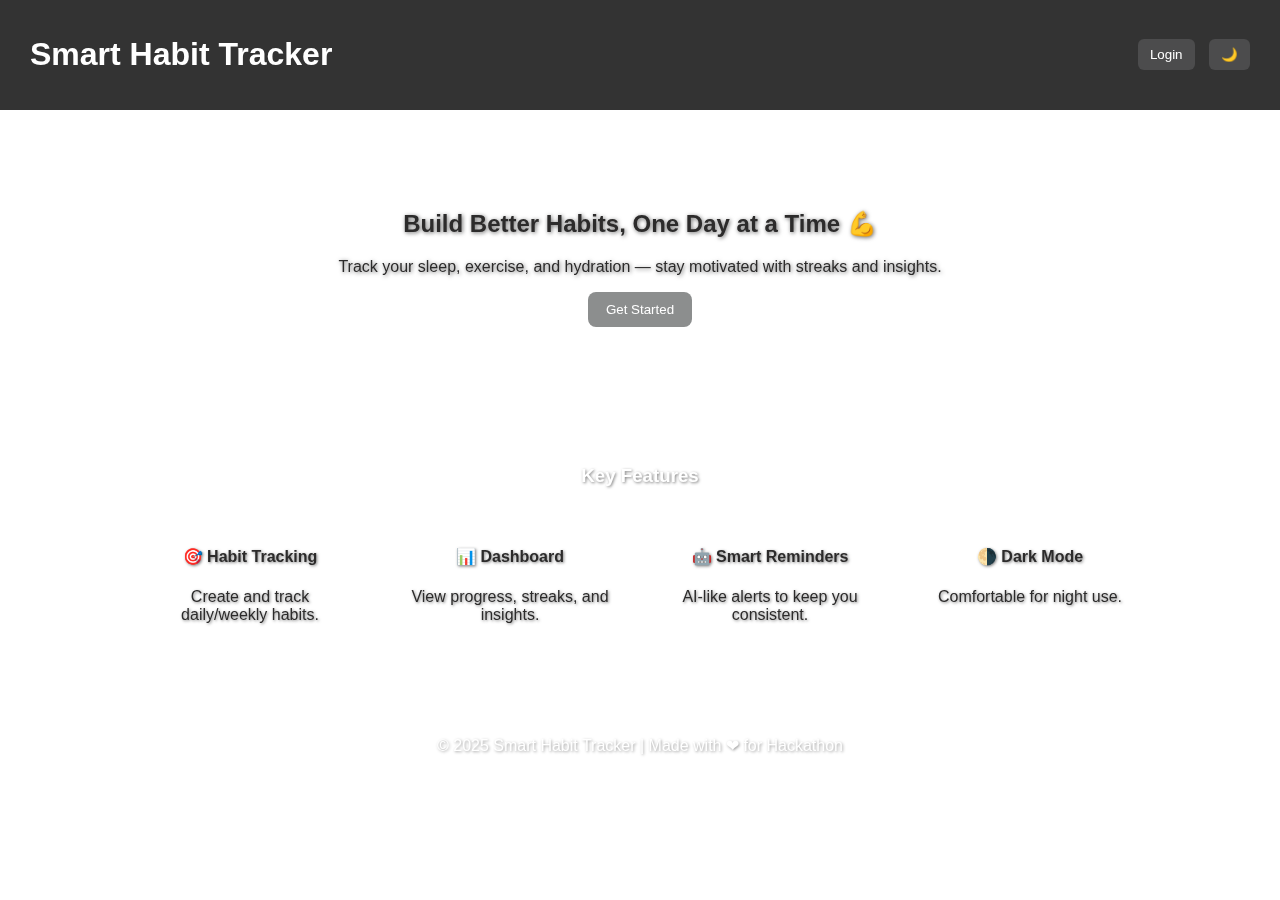
<file: index.html>
<!DOCTYPE html>
<html lang="en">
<head>
  <meta charset="UTF-8">
  <meta name="viewport" content="width=device-width, initial-scale=1.0">
  <title>Smart Habit Tracker</title>
  <link rel="stylesheet" href="style.css">
</head>
<body>
  <nav class="navbar">
    <h1>Smart Habit Tracker</h1>
    <div class="nav-btns">
      <button class="nav-btn" onclick="window.location.href='login.html'">Login</button>
      <button id="darkModeToggle">🌙</button>
    </div>
  </nav>

  <section class="hero">
    <h2>Build Better Habits, One Day at a Time 💪</h2>
    <p>Track your sleep, exercise, and hydration — stay motivated with streaks and insights.</p>
    <button class="cta-btn" onclick="window.location.href='login.html'">Get Started</button>
  </section>

  <section class="features">
    <h3>Key Features</h3>
    <div class="feature-grid">
      <div class="feature-card"><h4>🎯 Habit Tracking</h4><p>Create and track daily/weekly habits.</p></div>
      <div class="feature-card"><h4>📊 Dashboard</h4><p>View progress, streaks, and insights.</p></div>
      <div class="feature-card"><h4>🤖 Smart Reminders</h4><p>AI-like alerts to keep you consistent.</p></div>
      <div class="feature-card"><h4>🌗 Dark Mode</h4><p>Comfortable for night use.</p></div>
    </div>
  </section>

  <footer>
    <p>© 2025 Smart Habit Tracker | Made with ❤ for Hackathon</p>
  </footer>

  <script src="script.js"></script>
</body>
</html>
</file>
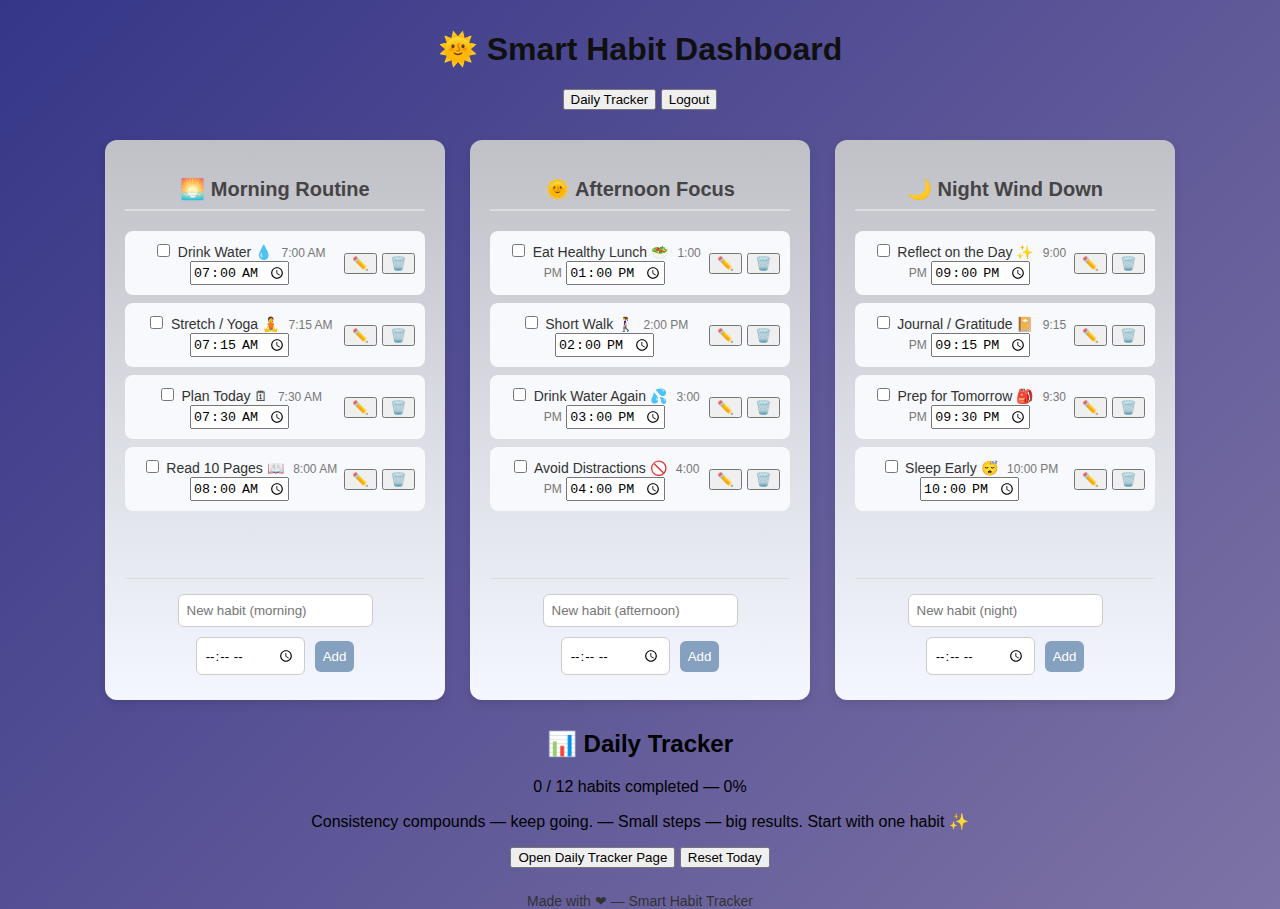
<file: dashboard.html>
<!DOCTYPE html>
<html lang="en">
<head>
  <meta charset="utf-8" />
  <meta name="viewport" content="width=device-width,initial-scale=1" />
  <title>Smart Habit Dashboard</title>
  <link rel="stylesheet" href="dashboard.css" />
</head>
<body>
  <header class="topbar">
    <h1>🌞 Smart Habit Dashboard</h1>
    <div class="top-actions">
      <button id="dailyTrackerBtn">Daily Tracker</button>
      <button id="logoutBtn">Logout</button>
    </div>
  </header>

  <main class="dashboard">
    <!-- Morning -->
    <section class="section">
      <h2>🌅 Morning Routine</h2>
      <ul id="morningList">
        <li class="li-row">
          <div class="left">
            <input type="checkbox" class="habit-checkbox">
            <span class="habit-title">Drink Water 💧</span>
            <small class="habit-time">7:00 AM</small>
            <input type="time" class="inline-time" value="07:00">
          </div>
          <div class="actions">
            <button class="btn-icon edit">✏️</button>
            <button class="btn-icon del">🗑️</button>
          </div>
        </li>
        <li class="li-row">
          <div class="left">
            <input type="checkbox" class="habit-checkbox">
            <span class="habit-title">Stretch / Yoga 🧘</span>
            <small class="habit-time">7:15 AM</small>
            <input type="time" class="inline-time" value="07:15">
          </div>
          <div class="actions">
            <button class="btn-icon edit">✏️</button>
            <button class="btn-icon del">🗑️</button>
          </div>
        </li>
        <li class="li-row">
          <div class="left">
            <input type="checkbox" class="habit-checkbox">
            <span class="habit-title">Plan Today 🗓</span>
            <small class="habit-time">7:30 AM</small>
            <input type="time" class="inline-time" value="07:30">
          </div>
          <div class="actions">
            <button class="btn-icon edit">✏️</button>
            <button class="btn-icon del">🗑️</button>
          </div>
        </li>
        <li class="li-row">
          <div class="left">
            <input type="checkbox" class="habit-checkbox">
            <span class="habit-title">Read 10 Pages 📖</span>
            <small class="habit-time">8:00 AM</small>
            <input type="time" class="inline-time" value="08:00">
          </div>
          <div class="actions">
            <button class="btn-icon edit">✏️</button>
            <button class="btn-icon del">🗑️</button>
          </div>
        </li>
      </ul>

      <div class="add-habit">
        <input type="text" id="morningNewText" placeholder="New habit (morning)">
        <input type="time" id="morningNewTime">
        <button class="add-btn" data-period="morning">Add</button>
      </div>
    </section>

    <!-- Afternoon -->
    <section class="section">
      <h2>🌞 Afternoon Focus</h2>
      <ul id="afternoonList">
        <li class="li-row">
          <div class="left">
            <input type="checkbox" class="habit-checkbox">
            <span class="habit-title">Eat Healthy Lunch 🥗</span>
            <small class="habit-time">1:00 PM</small>
            <input type="time" class="inline-time" value="13:00">
          </div>
          <div class="actions">
            <button class="btn-icon edit">✏️</button>
            <button class="btn-icon del">🗑️</button>
          </div>
        </li>
        <li class="li-row">
          <div class="left">
            <input type="checkbox" class="habit-checkbox">
            <span class="habit-title">Short Walk 🚶‍♀</span>
            <small class="habit-time">2:00 PM</small>
            <input type="time" class="inline-time" value="14:00">
          </div>
          <div class="actions">
            <button class="btn-icon edit">✏️</button>
            <button class="btn-icon del">🗑️</button>
          </div>
        </li>
        <li class="li-row">
          <div class="left">
            <input type="checkbox" class="habit-checkbox">
            <span class="habit-title">Drink Water Again 💦</span>
            <small class="habit-time">3:00 PM</small>
            <input type="time" class="inline-time" value="15:00">
          </div>
          <div class="actions">
            <button class="btn-icon edit">✏️</button>
            <button class="btn-icon del">🗑️</button>
          </div>
        </li>
        <li class="li-row">
          <div class="left">
            <input type="checkbox" class="habit-checkbox">
            <span class="habit-title">Avoid Distractions 🚫</span>
            <small class="habit-time">4:00 PM</small>
            <input type="time" class="inline-time" value="16:00">
          </div>
          <div class="actions">
            <button class="btn-icon edit">✏️</button>
            <button class="btn-icon del">🗑️</button>
          </div>
        </li>
      </ul>

      <div class="add-habit">
        <input type="text" id="afternoonNewText" placeholder="New habit (afternoon)">
        <input type="time" id="afternoonNewTime">
        <button class="add-btn" data-period="afternoon">Add</button>
      </div>
    </section>

    <!-- Night -->
    <section class="section">
      <h2>🌙 Night Wind Down</h2>
      <ul id="nightList">
        <li class="li-row">
          <div class="left">
            <input type="checkbox" class="habit-checkbox">
            <span class="habit-title">Reflect on the Day ✨</span>
            <small class="habit-time">9:00 PM</small>
            <input type="time" class="inline-time" value="21:00">
          </div>
          <div class="actions">
            <button class="btn-icon edit">✏️</button>
            <button class="btn-icon del">🗑️</button>
          </div>
        </li>
        <li class="li-row">
          <div class="left">
            <input type="checkbox" class="habit-checkbox">
            <span class="habit-title">Journal / Gratitude 📔</span>
            <small class="habit-time">9:15 PM</small>
            <input type="time" class="inline-time" value="21:15">
          </div>
          <div class="actions">
            <button class="btn-icon edit">✏️</button>
            <button class="btn-icon del">🗑️</button>
          </div>
        </li>
        <li class="li-row">
          <div class="left">
            <input type="checkbox" class="habit-checkbox">
            <span class="habit-title">Prep for Tomorrow 🎒</span>
            <small class="habit-time">9:30 PM</small>
            <input type="time" class="inline-time" value="21:30">
          </div>
          <div class="actions">
            <button class="btn-icon edit">✏️</button>
            <button class="btn-icon del">🗑️</button>
          </div>
        </li>
        <li class="li-row">
          <div class="left">
            <input type="checkbox" class="habit-checkbox">
            <span class="habit-title">Sleep Early 😴</span>
            <small class="habit-time">10:00 PM</small>
            <input type="time" class="inline-time" value="22:00">
          </div>
          <div class="actions">
            <button class="btn-icon edit">✏️</button>
            <button class="btn-icon del">🗑️</button>
          </div>
        </li>
      </ul>

      <div class="add-habit">
        <input type="text" id="nightNewText" placeholder="New habit (night)">
        <input type="time" id="nightNewTime">
        <button class="add-btn" data-period="night">Add</button>
      </div>
    </section>
  </main>

  <!-- Daily tracker summary (live) -->
  <section class="tracker">
    <h2>📊 Daily Tracker</h2>
    <div class="progress-wrap">
      <div class="progress-bg">
        <div id="progressFill" class="progress-fill"></div>
      </div>
      <p id="progressText">0 / 0 habits completed — 0%</p>
    </div>
    <p id="dailyQuote" class="quote">Loading motivation...</p>
    <div class="tracker-actions">
      <button id="goDailyTracker">Open Daily Tracker Page</button>
      <button id="resetToday">Reset Today</button>
    </div>
  </section>

  <footer>Made with ❤ — Smart Habit Tracker</footer>

  <script src="dashboard.js"></script>
</body>
</html>
</file>
<file: style.css>
/* === Base Styles === */
body {
  margin: 0;
  font-family: 'Poppins', sans-serif;
  color: #333;
  transition: background 0.5s ease, color 0.5s ease;
  background: none;
}

/* Navbar */
.navbar {
  background: rgba(0, 0, 0, 0.8);
  color: white;
  padding: 15px 30px;
  display: flex;
  justify-content: space-between;
  align-items: center;
}

.nav-btns button {
  margin-left: 10px;
  padding: 8px 12px;
  background: #4c4c4d;
  color: white;
  border: none;
  border-radius: 6px;
  cursor: pointer;
}

/* Hero Section */
.hero {
  text-align: center;
  padding: 80px 20px;
  color: #2c2b2b;
  text-shadow: 1px 1px 4px rgba(0, 0, 0, 0.6);
}

.cta-btn {
  background: #8c8e8e;
  color: white;
  border: none;
  padding: 10px 18px;
  border-radius: 8px;
  cursor: pointer;
}

/* Features */
.features {
  text-align: center;
  padding: 40px 20px;
  color: #fff;
  text-shadow: 1px 1px 3px rgba(0, 0, 0, 0.5);
}

.feature-grid {
  display: flex;
  flex-wrap: wrap;
  justify-content: center;
  gap: 20px;
}

.feature-card {
  background: rgba(255, 255, 255, 0.2);
  backdrop-filter: blur(8px);
  padding: 20px;
  width: 200px;
  border-radius: 10px;
  color: #2c2b2b;
  transition: transform 0.3s ease;
}

.feature-card:hover {
  transform: scale(1.05);
}

/* Footer */
footer {
  text-align: center;
  padding: 20px;
  color: white;
  text-shadow: 1px 1px 3px rgba(0, 0, 0, 0.4);
}

/* === Background Slideshow Animation === */
body::before {
  content: "";
  position: fixed;
  top: 0;
  left: 0;
  width: 100%;
  height: 100%;
  z-index: -1;
  background-size: cover;
  background-position: center;
  animation: slideshow 18s infinite;
  opacity: 0.7;
  transition: opacity 0.5s ease, filter 0.5s ease;
}

/* Dark mode background tweak */
.dark-mode::before {
  filter: brightness(0.5) contrast(1.2);
  opacity: 0.85;
}

/* Slideshow Animation */
@keyframes slideshow {
  0% {
    background-image: url("index-bg.jpg");
  }
  33% {
    background-image: url("login-bg.jpg");
  }
  66% {
    background-image: url("dashboard-bg.jpg");
  }
  100% {
    background-image: url("index-bg.jpg");
  }
}

/* === Dark Mode === */
.dark-mode {
  color: #fff;
}

.dark-mode .navbar {
  background: rgba(30, 30, 30, 0.9);
}

.dark-mode .feature-card {
  background: rgba(255, 255, 255, 0.1);
  color: #fff;
}
</file>
<file: dashboard.css>
/* General Page Styling */
body {
  font-family: 'Poppins', sans-serif;
  background: linear-gradient(135deg, #363688, #7e73a5);
  margin: 0;
  padding: 0;
  text-align: center;
}

h1 {
  margin-top: 30px;
  color: #111010;
}

/* Dashboard Layout */
.dashboard {
  display: flex;
  justify-content: center;
  align-items: stretch;
  gap: 25px;
  flex-wrap: wrap;
  margin: 30px;
}

/* Habit Section Cards */
.section {
  background: linear-gradient(180deg, #c0c0c7, #f4f7ff);
  border-radius: 12px;
  padding: 20px;
  width: 300px;
  box-shadow: 0 4px 10px rgba(0, 0, 0, 0.1);
  display: flex;
  flex-direction: column;
  justify-content: space-between;
  min-height: 520px;
  transition: transform 0.3s ease, box-shadow 0.3s ease;
}

.section:hover {
  transform: translateY(-6px);
  box-shadow: 0 6px 15px rgba(0, 0, 0, 0.15);
}

/* Section Headings */
.section h2 {
  font-size: 20px;
  color: #444;
  border-bottom: 2px solid #ddd;
  padding-bottom: 8px;
  margin-bottom: 12px;
}

/* Habit List */
ul {
  list-style: none;
  padding: 0;
  margin: 0;
  flex-grow: 1;
}

li {
  background: #f7f9fc;
  margin: 8px 0;
  padding: 10px;
  border-radius: 8px;
  display: flex;
  justify-content: space-between;
  align-items: center;
  transition: 0.2s;
}

li:hover {
  background: #eef3ff;
}

li span {
  font-size: 14px;
  color: #333;
}

li small {
  color: #777;
  font-size: 12px;
  margin-left: 5px;
}

/* Action Buttons */
.actions {
  display: flex;
  gap: 5px;
}

.action-btn {
  border: none;
  background: none;
  cursor: pointer;
  font-size: 16px;
  transition: color 0.2s;
}

.action-btn:hover {
  color: #4a90e2;
}

/* Add Habit Section */
.add-habit {
  margin-top: 15px;
  border-top: 1px solid #ddd;
  padding-top: 10px;
  display: flex;
  justify-content: center;
  align-items: center;
  flex-wrap: wrap;
}

.add-habit input,
.add-habit button {
  padding: 8px;
  border-radius: 6px;
  border: 1px solid #ccc;
  margin: 5px;
  font-family: inherit;
}

.add-habit button {
  background-color: #86a1c0;
  color: white;
  border: none;
  cursor: pointer;
  transition: background-color 0.3s ease;
}

.add-habit button:hover {
  background-color: #92bde9;
}

/* Footer */
footer {
  margin-top: 25px;
  color: #333;
  font-size: 14px;
}
</file>
